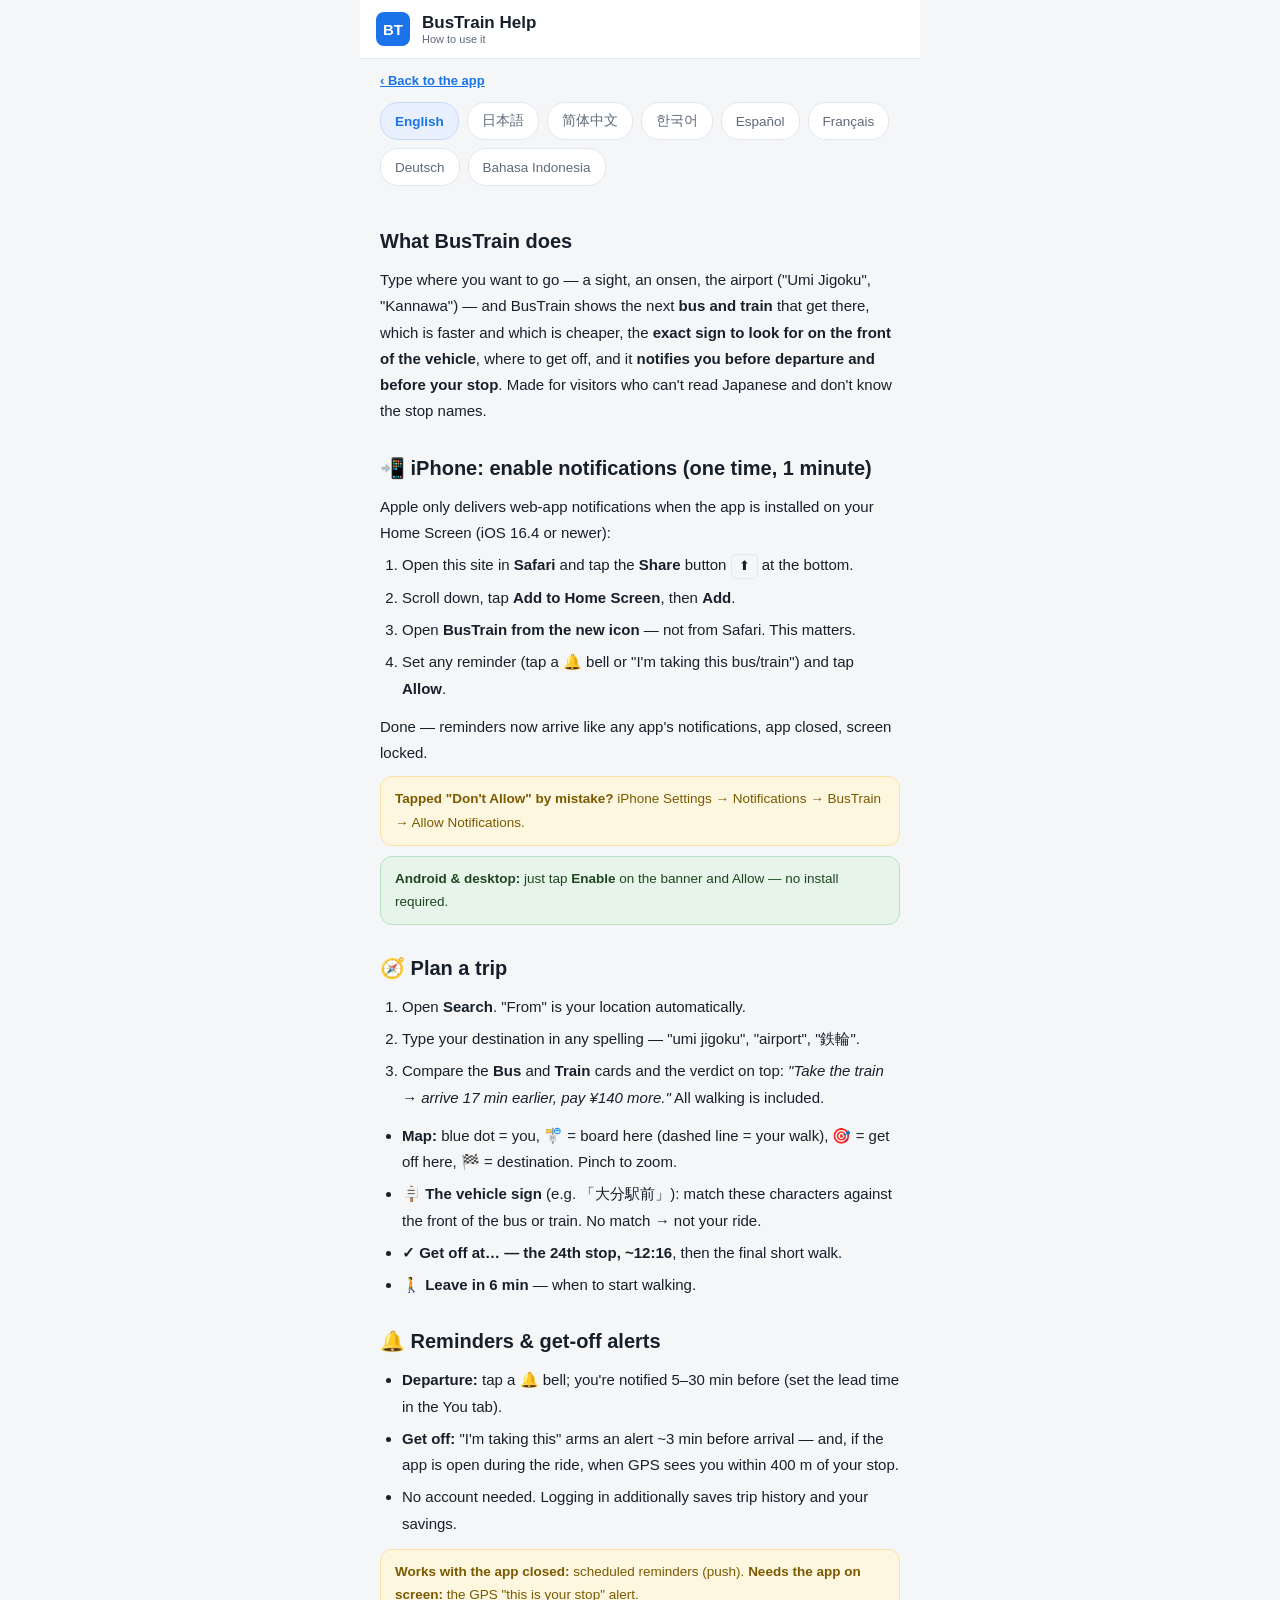
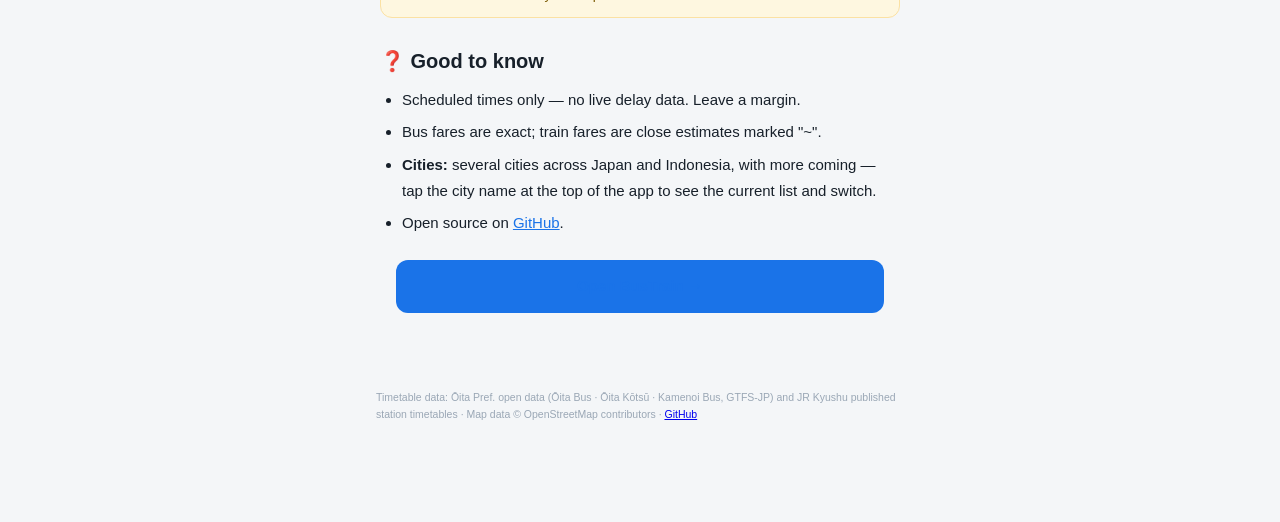
<file: web/help.html>
<!DOCTYPE html>
<html lang="en">
<head>
<meta charset="utf-8">
<meta name="viewport" content="width=device-width, initial-scale=1, viewport-fit=cover">
<meta name="theme-color" content="#1a73e8">
<meta name="description" content="How to use BusTrain in 8 languages: set up notifications on iPhone, plan a trip as a tourist, never miss your bus or train.">
<title>How to use BusTrain — Help</title>
<link rel="icon" href="icon.svg" type="image/svg+xml">
<link rel="stylesheet" href="app.css?v=69">
<style>
  .page { padding: 8px 20px 40px; line-height: 1.75; font-size: 15px; }
  .page h2 { font-size: 20px; margin: 26px 0 8px; }
  .page p, .page li { color: var(--ink); }
  .page ol, .page ul { margin: 6px 0 12px 22px; }
  .page li { margin-bottom: 6px; }
  .page .tip { background: #e6f4ea; border: 1px solid #b7e1c3; border-radius: 12px;
    padding: 10px 14px; font-size: 13.5px; color: #1e4620; margin: 10px 0; }
  .page .warn { background: #fef7e0; border: 1px solid #fbe1a3; border-radius: 12px;
    padding: 10px 14px; font-size: 13.5px; color: #7a5900; margin: 10px 0; }
  .page .kbd { display: inline-block; border: 1px solid var(--line); border-radius: 5px;
    padding: 0 7px; font-size: 13px; background: #f4f6f8; }
  .page a { color: var(--brand); }
  .backbar { display: block; margin: 14px 20px 0; }
  .langs { display: flex; flex-wrap: wrap; gap: 8px; margin: 14px 20px 4px; }
  .langs button { border: 1px solid var(--line); background: var(--card); border-radius: 18px;
    padding: 8px 14px; font-size: 13.5px; color: var(--dim); cursor: pointer; min-height: 38px; }
  .langs button.active { background: #e8f0fe; color: var(--brand); border-color: #c6dafc;
    font-weight: 700; }
</style>
</head>
<body>
<header>
  <div class="logo">BT</div>
  <h1>BusTrain Help<small id="sub">How to use it</small></h1>
</header>

<a class="backbar linkbtn" href="./" id="back">‹ Back to the app</a>
<div class="langs" id="langs"></div>
<div class="page" id="content"></div>

<footer>
  Timetable data: Ōita Pref. open data (Ōita Bus · Ōita Kōtsū · Kamenoi Bus, GTFS-JP)
  and JR Kyushu published station timetables · Map data © OpenStreetMap contributors ·
  <a href="https://github.com/eberhard0/bustrain">GitHub</a>
</footer>

<script>
"use strict";
const L10N = {
en: { name: "English", back: "‹ Back to the app", open: "Open BusTrain →",
  sub: "How to use it", html: `
<h2>What BusTrain does</h2>
<p>Type where you want to go — a sight, an onsen, the airport ("Umi Jigoku", "Kannawa") —
and BusTrain shows the next <b>bus and train</b> that get there, which is faster and which
is cheaper, the <b>exact sign to look for on the front of the vehicle</b>, where to get
off, and it <b>notifies you before departure and before your stop</b>. Made for visitors
who can't read Japanese and don't know the stop names.</p>
<h2>📲 iPhone: enable notifications (one time, 1 minute)</h2>
<p>Apple only delivers web-app notifications when the app is installed on your Home
Screen (iOS 16.4 or newer):</p>
<ol><li>Open this site in <b>Safari</b> and tap the <b>Share</b> button
<span class="kbd">⬆︎</span> at the bottom.</li>
<li>Scroll down, tap <b>Add to Home Screen</b>, then <b>Add</b>.</li>
<li>Open <b>BusTrain from the new icon</b> — not from Safari. This matters.</li>
<li>Set any reminder (tap a 🔔 bell or "I'm taking this bus/train") and tap
<b>Allow</b>.</li></ol>
<p>Done — reminders now arrive like any app's notifications, app closed, screen locked.</p>
<div class="warn"><b>Tapped "Don't Allow" by mistake?</b> iPhone Settings →
Notifications → BusTrain → Allow Notifications.</div>
<div class="tip"><b>Android &amp; desktop:</b> just tap <b>Enable</b> on the banner and
Allow — no install required.</div>
<h2>🧭 Plan a trip</h2>
<ol><li>Open <b>Search</b>. "From" is your location automatically.</li>
<li>Type your destination in any spelling — "umi jigoku", "airport", "鉄輪".</li>
<li>Compare the <b>Bus</b> and <b>Train</b> cards and the verdict on top:
<i>"Take the train → arrive 17 min earlier, pay ¥140 more."</i> All walking is
included.</li></ol>
<ul><li><b>Map:</b> blue dot = you, 🚏 = board here (dashed line = your walk),
🎯 = get off here, 🏁 = destination. Pinch to zoom.</li>
<li><b>🪧 The vehicle sign</b> (e.g. 「大分駅前」): match these characters against the
front of the bus or train. No match → not your ride.</li>
<li><b>✓ Get off at… — the 24th stop, ~12:16</b>, then the final short walk.</li>
<li><b>🚶 Leave in 6 min</b> — when to start walking.</li></ul>
<h2>🔔 Reminders &amp; get-off alerts</h2>
<ul><li><b>Departure:</b> tap a 🔔 bell; you're notified 5–30 min before (set the lead
time in the You tab).</li>
<li><b>Get off:</b> "I'm taking this" arms an alert ~3 min before arrival — and, if the
app is open during the ride, when GPS sees you within 400 m of your stop.</li>
<li>No account needed. Logging in additionally saves trip history and your savings.</li></ul>
<div class="warn"><b>Works with the app closed:</b> scheduled reminders (push).
<b>Needs the app on screen:</b> the GPS "this is your stop" alert.</div>
<h2>❓ Good to know</h2>
<ul><li>Scheduled times only — no live delay data. Leave a margin.</li>
<li>Bus fares are exact; train fares are close estimates marked "~".</li>
<li><b>Cities:</b> several cities across Japan and Indonesia, with more coming — tap the city name at the top of the app to see the current list and switch.</li>
<li>Open source on <a href="https://github.com/eberhard0/bustrain">GitHub</a>.</li></ul>` },

ja: { name: "日本語", back: "‹ アプリに戻る", open: "BusTrain を開く →",
  sub: "使い方ガイド", html: `
<h2>BusTrain とは</h2>
<p>行きたい場所（「海地獄」「空港」「鉄輪」など）を入力するだけで、そこへ行く<b>次のバスと電車</b>、
どちらが早く・安いか、<b>車両の行き先表示</b>、降りる停留所を表示し、<b>出発前と降車前に通知</b>します。</p>
<h2>📲 iPhone：通知を有効にする（初回のみ・約1分）</h2>
<p>Webアプリの通知は、ホーム画面に追加した場合のみ届きます（iOS 16.4以降）。</p>
<ol><li><b>Safari</b> でこのサイトを開き、下部の<b>共有</b>ボタン <span class="kbd">⬆︎</span> をタップ。</li>
<li>下にスクロールして<b>「ホーム画面に追加」→「追加」</b>。</li>
<li>Safari ではなく、<b>ホーム画面のアイコンから BusTrain を開く</b>（重要）。</li>
<li>リマインダーを設定（🔔ベル、または「このバス／電車に乗る」）し、<b>「許可」</b>をタップ。</li></ol>
<p>以後、アプリを閉じていても・画面ロック中でも通知が届きます。</p>
<div class="warn"><b>誤って「許可しない」を選んだ場合：</b>設定 → 通知 → BusTrain → 通知を許可。</div>
<div class="tip"><b>Android・PC：</b>バナーの<b>「Enable」</b>を押して許可するだけです。</div>
<h2>🧭 経路をさがす</h2>
<ol><li><b>Search</b> タブを開く（出発地は自動で現在地）。</li>
<li>目的地を入力（日本語・ローマ字どちらでも可）。</li>
<li><b>バス</b>と<b>電車</b>のカードと上部の判定（「電車なら17分早く到着、¥140高い」など）を比較。
徒歩時間込みです。</li></ol>
<ul><li><b>地図：</b>青い点＝現在地、🚏＝乗車、🎯＝降車、🏁＝目的地。</li>
<li><b>🪧 行き先表示</b>（例「大分駅前」）を車両前面の表示と照合。</li>
<li><b>✓ 降車停留所と到着時刻</b>、その後の徒歩。</li>
<li><b>🚶 出発の目安</b>（「あと6分で出発」）。</li></ul>
<h2>🔔 リマインダーと降車アラート</h2>
<ul><li><b>出発前：</b>🔔ベルをタップ（5〜30分前、You タブで設定）。</li>
<li><b>降車：</b>「乗る」をタップすると到着約3分前に通知。乗車中にアプリを開いていれば、
GPS が停留所の400m圏内に入った時点でも通知。</li>
<li>アカウント不要。ログインすると履歴と節約額も保存されます。</li></ul>
<div class="warn"><b>アプリを閉じていても届く：</b>時刻ベースの通知。<b>画面表示が必要：</b>GPS降車アラート。</div>
<h2>❓ ご注意</h2>
<ul><li>時刻表ベースです（遅延情報なし）。余裕を持ってご利用ください。</li>
<li>バス運賃は正確、電車運賃は「~」付きの概算です。</li>
<li><b>対象都市：</b>日本・インドネシアの複数都市（順次拡大中）。アプリ上部の都市名をタップすると一覧表示・切替できます。</li>
<li>オープンソース：<a href="https://github.com/eberhard0/bustrain">GitHub</a></li></ul>` },

zh: { name: "简体中文", back: "‹ 返回应用", open: "打开 BusTrain →",
  sub: "使用指南", html: `
<h2>BusTrain 是什么</h2>
<p>输入你想去的地方（如 "海地獄"、"机场"、"Kannawa"），BusTrain 会显示<b>下一班公交和电车</b>、
哪个更快更便宜、<b>车头显示的目的地标识</b>、在哪一站下车，并在<b>发车前和到站前通知你</b>。
专为看不懂日语、不认识站名的游客设计。</p>
<h2>📲 iPhone：开启通知（一次性设置，约1分钟）</h2>
<p>苹果只向已添加到主屏幕的网页应用推送通知（需 iOS 16.4 或更高）：</p>
<ol><li>用 <b>Safari</b> 打开本站，点击底部的<b>分享</b>按钮 <span class="kbd">⬆︎</span>。</li>
<li>向下滑动，点<b>「添加到主屏幕」</b>，再点<b>「添加」</b>。</li>
<li><b>从新图标打开 BusTrain</b>（不要从 Safari 打开，这一点很重要）。</li>
<li>设置任意提醒（点 🔔 铃铛或「我要坐这班车」），然后点<b>「允许」</b>。</li></ol>
<p>完成后，即使应用已关闭、屏幕已锁定，提醒也会像普通 App 一样送达。</p>
<div class="warn"><b>误点了「不允许」？</b>设置 → 通知 → BusTrain → 允许通知。</div>
<div class="tip"><b>Android 和电脑：</b>点横幅上的 <b>Enable</b> 并允许即可，无需安装。</div>
<h2>🧭 规划行程</h2>
<ol><li>打开 <b>Search</b>，出发地自动为当前位置。</li>
<li>输入目的地（拼音、英文、日文均可）。</li>
<li>比较<b>公交</b>和<b>电车</b>卡片及顶部结论（如「坐电车早到17分钟，贵¥140」）。
时间已包含步行。</li></ol>
<ul><li><b>地图：</b>蓝点＝你的位置，🚏＝上车站，🎯＝下车站，🏁＝目的地。</li>
<li><b>🪧 车头标识</b>（如「大分駅前」）：对照车辆前方的文字，不一致就不是这班车。</li>
<li><b>✓ 下车站与到达时间</b>（如"第24站，约12:16"），以及最后一段步行。</li>
<li><b>🚶 出发提示</b>（"6分钟后出发"）。</li></ul>
<h2>🔔 提醒与下车警报</h2>
<ul><li><b>发车提醒：</b>点 🔔 铃铛，提前5–30分钟通知（在 You 标签设置）。</li>
<li><b>下车警报：</b>点「我要坐这班车」自动开启——到站前约3分钟通知；行程中若应用在前台，
GPS 检测到距下车站400米内也会提醒。</li>
<li>无需注册。登录后可额外保存行程记录和省钱统计。</li></ul>
<div class="warn"><b>应用关闭也能收到：</b>按时刻表的提醒（推送）。<b>需要应用在前台：</b>GPS 下车警报。</div>
<h2>❓ 注意事项</h2>
<ul><li>仅为时刻表时间，无实时延误信息，请留出余量。</li>
<li>公交票价为准确值；电车票价为带 "~" 的估算。</li>
<li><b>支持城市：</b>日本和印度尼西亚的多个城市（持续增加中）。点击应用顶部的城市名即可查看列表并切换。</li>
<li>开源项目：<a href="https://github.com/eberhard0/bustrain">GitHub</a></li></ul>` },

ko: { name: "한국어", back: "‹ 앱으로 돌아가기", open: "BusTrain 열기 →",
  sub: "사용 가이드", html: `
<h2>BusTrain 이란</h2>
<p>가고 싶은 곳(「海地獄」, "공항", "Kannawa" 등)을 입력하면 그곳으로 가는 <b>다음 버스와 전철</b>,
어느 쪽이 더 빠르고 저렴한지, <b>차량 앞의 행선지 표시</b>, 내릴 정류장을 알려주고
<b>출발 전과 하차 전에 알림</b>을 보냅니다. 일본어를 모르는 여행자를 위해 만들어졌습니다.</p>
<h2>📲 iPhone: 알림 켜기 (최초 1회, 약 1분)</h2>
<p>웹앱 알림은 홈 화면에 추가한 경우에만 도착합니다 (iOS 16.4 이상):</p>
<ol><li><b>Safari</b>에서 이 사이트를 열고 하단의 <b>공유</b> 버튼 <span class="kbd">⬆︎</span>을 탭.</li>
<li>아래로 스크롤해 <b>홈 화면에 추가</b> → <b>추가</b>.</li>
<li>Safari가 아닌 <b>새 아이콘에서 BusTrain을 실행</b>(중요).</li>
<li>아무 알림이나 설정(🔔 벨 또는 "이 버스/전철 탑승")하고 <b>허용</b>을 탭.</li></ol>
<p>이후 앱이 꺼져 있어도, 화면이 잠겨 있어도 알림이 도착합니다.</p>
<div class="warn"><b>실수로 "허용 안 함"을 눌렀다면:</b> 설정 → 알림 → BusTrain → 알림 허용.</div>
<div class="tip"><b>Android & PC:</b> 배너의 <b>Enable</b>을 누르고 허용하면 끝.</div>
<h2>🧭 경로 찾기</h2>
<ol><li><b>Search</b> 탭 열기(출발지는 자동으로 현재 위치).</li>
<li>목적지를 입력(로마자, 일본어 모두 가능).</li>
<li><b>버스</b>와 <b>전철</b> 카드, 상단 결론("전철이 17분 빨리 도착, ¥140 더 비쌈")을 비교.
도보 시간 포함.</li></ol>
<ul><li><b>지도:</b> 파란 점=내 위치, 🚏=승차, 🎯=하차, 🏁=목적지.</li>
<li><b>🪧 행선지 표시</b>(예: 「大分駅前」)를 차량 앞면과 대조하세요.</li>
<li><b>✓ 하차 정류장과 도착 시각</b>("24번째 정류장, ~12:16"), 이후 짧은 도보.</li>
<li><b>🚶 출발 타이밍</b>("6분 후 출발").</li></ul>
<h2>🔔 알림 & 하차 경보</h2>
<ul><li><b>출발 알림:</b> 🔔 벨을 탭. 5–30분 전에 알림(You 탭에서 설정).</li>
<li><b>하차 경보:</b> "탑승" 버튼을 누르면 도착 약 3분 전에 알림. 탑승 중 앱이 켜져 있으면
정류장 400m 이내 진입 시 GPS 알림도.</li>
<li>계정 불필요. 로그인하면 이용 기록과 절약 통계가 저장됩니다.</li></ul>
<div class="warn"><b>앱이 꺼져도 도착:</b> 시간 기반 알림(푸시). <b>앱이 켜져 있어야:</b> GPS 하차 경보.</div>
<h2>❓ 참고</h2>
<ul><li>시간표 기준이며 실시간 지연 정보는 없습니다. 여유를 두세요.</li>
<li>버스 요금은 정확, 전철 요금은 "~"가 붙은 추정치.</li>
<li><b>지원 도시:</b> 일본・인도네시아의 여러 도시(계속 확대 중). 앱 상단의 도시명을 누르면 목록 확인 및 전환이 가능합니다.</li>
<li>오픈소스: <a href="https://github.com/eberhard0/bustrain">GitHub</a></li></ul>` },

es: { name: "Español", back: "‹ Volver a la app", open: "Abrir BusTrain →",
  sub: "Guía de uso", html: `
<h2>Qué hace BusTrain</h2>
<p>Escribe adónde quieres ir ("Umi Jigoku", "aeropuerto", "Kannawa") y BusTrain te muestra
el <b>próximo bus y tren</b> hasta allí, cuál es más rápido y cuál más barato, el
<b>letrero exacto que verás en el frente del vehículo</b>, dónde bajarte, y te
<b>avisa antes de la salida y antes de tu parada</b>. Pensado para visitantes que no leen
japonés ni conocen los nombres de las paradas.</p>
<h2>📲 iPhone: activar notificaciones (una vez, 1 minuto)</h2>
<p>Apple solo entrega notificaciones de apps web instaladas en la pantalla de inicio
(iOS 16.4 o superior):</p>
<ol><li>Abre este sitio en <b>Safari</b> y toca el botón <b>Compartir</b>
<span class="kbd">⬆︎</span> abajo.</li>
<li>Desplázate y toca <b>Añadir a pantalla de inicio</b>, luego <b>Añadir</b>.</li>
<li>Abre <b>BusTrain desde el nuevo icono</b> — no desde Safari. Es importante.</li>
<li>Crea un recordatorio (🔔 o "Voy a tomar este bus/tren") y toca <b>Permitir</b>.</li></ol>
<p>Listo: los avisos llegan como los de cualquier app, con la app cerrada y la pantalla
bloqueada.</p>
<div class="warn"><b>¿Tocaste "No permitir"?</b> Ajustes → Notificaciones → BusTrain →
Permitir notificaciones.</div>
<div class="tip"><b>Android y ordenador:</b> toca <b>Enable</b> en el banner y Permitir.
No hace falta instalar.</div>
<h2>🧭 Planificar un viaje</h2>
<ol><li>Abre <b>Search</b>. El origen es tu ubicación automáticamente.</li>
<li>Escribe tu destino como quieras: "umi jigoku", "airport", "鉄輪".</li>
<li>Compara las tarjetas de <b>Bus</b> y <b>Tren</b> y el veredicto:
<i>"Toma el tren → llegas 17 min antes, pagas ¥140 más."</i> Las caminatas están
incluidas.</li></ol>
<ul><li><b>Mapa:</b> punto azul = tú, 🚏 = subes aquí, 🎯 = bajas aquí, 🏁 = destino.</li>
<li><b>🪧 El letrero del vehículo</b> (p. ej. 「大分駅前」): compara estos caracteres con
el frente del bus o tren. Si no coincide, no es el tuyo.</li>
<li><b>✓ Bájate en… — la parada n.º 24, ~12:16</b>, y luego una caminata corta.</li>
<li><b>🚶 Sal en 6 min</b> — cuándo empezar a caminar.</li></ul>
<h2>🔔 Recordatorios y aviso de bajada</h2>
<ul><li><b>Salida:</b> toca 🔔; te avisa 5–30 min antes (configúralo en You).</li>
<li><b>Bajada:</b> "Voy a tomar este" activa un aviso ~3 min antes de llegar — y, con la
app abierta durante el viaje, cuando el GPS te ve a 400 m de tu parada.</li>
<li>Sin cuenta. Si inicias sesión, además se guarda tu historial y tus ahorros.</li></ul>
<div class="warn"><b>Con la app cerrada:</b> avisos programados (push). <b>Con la app en
pantalla:</b> el aviso GPS "esta es tu parada".</div>
<h2>❓ Bueno saberlo</h2>
<ul><li>Solo horarios programados, sin datos de retrasos. Deja margen.</li>
<li>Tarifas de bus exactas; las de tren son estimaciones con "~".</li>
<li><b>Ciudades:</b> varias ciudades de Japón e Indonesia, con más en camino — toca el nombre de la ciudad arriba para ver la lista y cambiar.</li>
<li>Código abierto en <a href="https://github.com/eberhard0/bustrain">GitHub</a>.</li></ul>` },

fr: { name: "Français", back: "‹ Retour à l'app", open: "Ouvrir BusTrain →",
  sub: "Guide d'utilisation", html: `
<h2>Ce que fait BusTrain</h2>
<p>Tapez votre destination (« Umi Jigoku », « aéroport », « Kannawa ») : BusTrain affiche
le <b>prochain bus et le prochain train</b> pour y aller, lequel est plus rapide ou moins
cher, le <b>panneau exact affiché à l'avant du véhicule</b>, où descendre, et vous
<b>prévient avant le départ et avant votre arrêt</b>. Conçu pour les visiteurs qui ne
lisent pas le japonais.</p>
<h2>📲 iPhone : activer les notifications (une fois, 1 minute)</h2>
<p>Apple ne délivre les notifications d'app web que si elle est installée sur l'écran
d'accueil (iOS 16.4 ou plus) :</p>
<ol><li>Ouvrez ce site dans <b>Safari</b> et touchez le bouton <b>Partager</b>
<span class="kbd">⬆︎</span> en bas.</li>
<li>Faites défiler, touchez <b>Sur l'écran d'accueil</b>, puis <b>Ajouter</b>.</li>
<li>Ouvrez <b>BusTrain depuis la nouvelle icône</b> — pas depuis Safari. C'est
important.</li>
<li>Créez un rappel (🔔 ou « Je prends ce bus/train ») et touchez <b>Autoriser</b>.</li></ol>
<p>C'est fait : les alertes arrivent comme celles d'une app native, app fermée, écran
verrouillé.</p>
<div class="warn"><b>« Refuser » touché par erreur ?</b> Réglages → Notifications →
BusTrain → Autoriser.</div>
<div class="tip"><b>Android et ordinateur :</b> touchez <b>Enable</b> sur la bannière puis
Autoriser. Aucune installation requise.</div>
<h2>🧭 Préparer un trajet</h2>
<ol><li>Ouvrez <b>Search</b>. Le départ est votre position, automatiquement.</li>
<li>Tapez la destination dans n'importe quelle écriture : « umi jigoku », « airport »,
« 鉄輪 ».</li>
<li>Comparez les cartes <b>Bus</b> et <b>Train</b> et le verdict :
<i>« Prenez le train → 17 min plus tôt, ¥140 de plus. »</i> Marche incluse.</li></ol>
<ul><li><b>Carte :</b> point bleu = vous, 🚏 = montée, 🎯 = descente, 🏁 = destination.</li>
<li><b>🪧 Le panneau du véhicule</b> (ex. 「大分駅前」) : comparez ces caractères avec
l'avant du bus ou du train.</li>
<li><b>✓ Descendez à… — 24ᵉ arrêt, ~12:16</b>, puis une courte marche.</li>
<li><b>🚶 Partez dans 6 min</b> — quand commencer à marcher.</li></ul>
<h2>🔔 Rappels et alerte de descente</h2>
<ul><li><b>Départ :</b> touchez 🔔 ; alerte 5 à 30 min avant (réglable dans You).</li>
<li><b>Descente :</b> « Je prends ce » arme une alerte ~3 min avant l'arrivée — et, si
l'app est ouverte pendant le trajet, quand le GPS vous voit à 400 m de votre arrêt.</li>
<li>Sans compte. Connecté, l'historique et vos économies sont aussi enregistrés.</li></ul>
<div class="warn"><b>App fermée :</b> rappels programmés (push). <b>App à l'écran :</b>
l'alerte GPS « c'est votre arrêt ».</div>
<h2>❓ À savoir</h2>
<ul><li>Horaires théoriques uniquement, pas de retards en temps réel. Prévoyez une
marge.</li>
<li>Tarifs bus exacts ; tarifs train estimés, marqués « ~ ».</li>
<li><b>Villes :</b> plusieurs villes au Japon et en Indonésie, d'autres à venir — touchez le nom de la ville en haut pour voir la liste et changer.</li>
<li>Open source sur <a href="https://github.com/eberhard0/bustrain">GitHub</a>.</li></ul>` },

de: { name: "Deutsch", back: "‹ Zurück zur App", open: "BusTrain öffnen →",
  sub: "Anleitung", html: `
<h2>Was BusTrain macht</h2>
<p>Ziel eintippen („Umi Jigoku", „Flughafen", „Kannawa") — BusTrain zeigt den
<b>nächsten Bus und Zug</b> dorthin, was schneller und was günstiger ist, das
<b>exakte Schild vorn am Fahrzeug</b>, wo Sie aussteigen, und <b>meldet sich vor der
Abfahrt und vor Ihrer Haltestelle</b>. Gemacht für Reisende ohne Japanischkenntnisse.</p>
<h2>📲 iPhone: Mitteilungen aktivieren (einmalig, 1 Minute)</h2>
<p>Apple stellt Web-App-Mitteilungen nur zu, wenn die App auf dem Home-Bildschirm
installiert ist (iOS 16.4 oder neuer):</p>
<ol><li>Diese Seite in <b>Safari</b> öffnen und unten auf <b>Teilen</b>
<span class="kbd">⬆︎</span> tippen.</li>
<li>Nach unten scrollen, <b>Zum Home-Bildschirm</b>, dann <b>Hinzufügen</b>.</li>
<li><b>BusTrain über das neue Symbol öffnen</b> — nicht über Safari. Wichtig!</li>
<li>Eine Erinnerung setzen (🔔 oder „Ich nehme diesen Bus/Zug") und <b>Erlauben</b>
tippen.</li></ol>
<p>Fertig — Erinnerungen kommen ab jetzt wie bei jeder App an: App geschlossen,
Bildschirm gesperrt.</p>
<div class="warn"><b>Versehentlich „Nicht erlauben" getippt?</b> Einstellungen →
Mitteilungen → BusTrain → Erlauben.</div>
<div class="tip"><b>Android &amp; Desktop:</b> einfach <b>Enable</b> im Banner tippen und
zulassen — keine Installation nötig.</div>
<h2>🧭 Eine Fahrt planen</h2>
<ol><li><b>Search</b> öffnen. Start ist automatisch Ihr Standort.</li>
<li>Ziel beliebig eingeben: „umi jigoku", „airport", „鉄輪".</li>
<li><b>Bus</b>- und <b>Zug</b>-Karte plus Fazit vergleichen:
<i>„Mit dem Zug → 17 Min. früher da, ¥140 teurer."</i> Fußwege sind eingerechnet.</li></ol>
<ul><li><b>Karte:</b> blauer Punkt = Sie, 🚏 = Einstieg (gestrichelt = Fußweg),
🎯 = Ausstieg, 🏁 = Ziel.</li>
<li><b>🪧 Das Fahrzeugschild</b> (z. B. 「大分駅前」): Zeichen mit der Front des
Fahrzeugs abgleichen. Passt es nicht, ist es nicht Ihre Verbindung.</li>
<li><b>✓ Aussteigen an… — 24. Halt, ~12:16</b>, danach ein kurzer Fußweg.</li>
<li><b>🚶 In 6 Min. losgehen</b> — wann Sie starten sollten.</li></ul>
<h2>🔔 Erinnerungen &amp; Ausstiegs-Alarm</h2>
<ul><li><b>Abfahrt:</b> 🔔 antippen; Meldung 5–30 Min. vorher (im You-Tab
einstellbar).</li>
<li><b>Ausstieg:</b> „Ich nehme diesen" aktiviert einen Alarm ~3 Min. vor Ankunft — und,
wenn die App während der Fahrt offen ist, sobald GPS Sie 400 m vor Ihrer Haltestelle
sieht.</li>
<li>Kein Konto nötig. Angemeldet werden zusätzlich Fahrten und Ersparnis
gespeichert.</li></ul>
<div class="warn"><b>Bei geschlossener App:</b> geplante Erinnerungen (Push). <b>App muss
offen sein:</b> der GPS-Alarm „das ist Ihre Haltestelle".</div>
<h2>❓ Gut zu wissen</h2>
<ul><li>Nur Fahrplanzeiten, keine Echtzeit-Verspätungen. Puffer einplanen.</li>
<li>Buspreise exakt; Zugpreise sind Schätzungen mit „~".</li>
<li><b>Städte:</b> mehrere Städte in Japan und Indonesien, weitere folgen — oben auf den Stadtnamen tippen, um die Liste zu sehen und zu wechseln.</li>
<li>Open Source auf <a href="https://github.com/eberhard0/bustrain">GitHub</a>.</li></ul>` },

id: { name: "Bahasa Indonesia", back: "‹ Kembali ke aplikasi", open: "Buka BusTrain →",
  sub: "Panduan penggunaan", html: `
<h2>Apa itu BusTrain</h2>
<p>Ketik tujuan Anda ("Umi Jigoku", "bandara", "Kannawa") — BusTrain menampilkan
<b>bus dan kereta berikutnya</b> ke sana, mana yang lebih cepat dan lebih murah,
<b>papan tujuan persis di depan kendaraan</b>, di mana harus turun, dan
<b>mengingatkan Anda sebelum berangkat dan sebelum halte tujuan</b>. Dibuat untuk
wisatawan yang tidak bisa membaca bahasa Jepang.</p>
<h2>📲 iPhone: aktifkan notifikasi (sekali saja, 1 menit)</h2>
<p>Apple hanya mengirim notifikasi web-app yang terpasang di Layar Utama (iOS 16.4+):</p>
<ol><li>Buka situs ini di <b>Safari</b>, ketuk tombol <b>Bagikan</b>
<span class="kbd">⬆︎</span> di bawah.</li>
<li>Gulir ke bawah, ketuk <b>Tambah ke Layar Utama</b>, lalu <b>Tambah</b>.</li>
<li>Buka <b>BusTrain dari ikon baru</b> — bukan dari Safari. Ini penting.</li>
<li>Pasang pengingat apa pun (🔔 atau "Saya naik bus/kereta ini") lalu ketuk
<b>Izinkan</b>.</li></ol>
<p>Selesai — pengingat kini tiba seperti notifikasi aplikasi biasa, walau aplikasi
tertutup dan layar terkunci.</p>
<div class="warn"><b>Tidak sengaja menekan "Jangan Izinkan"?</b> Pengaturan →
Notifikasi → BusTrain → Izinkan Notifikasi.</div>
<div class="tip"><b>Android &amp; desktop:</b> cukup ketuk <b>Enable</b> pada banner lalu
izinkan — tanpa instal.</div>
<h2>🧭 Merencanakan perjalanan</h2>
<ol><li>Buka <b>Search</b>. Titik awal otomatis lokasi Anda.</li>
<li>Ketik tujuan dengan ejaan apa pun: "umi jigoku", "airport", "鉄輪".</li>
<li>Bandingkan kartu <b>Bus</b> dan <b>Kereta</b> serta kesimpulan di atas:
<i>"Naik kereta → tiba 17 menit lebih awal, bayar ¥140 lebih."</i> Waktu jalan kaki
sudah termasuk.</li></ol>
<ul><li><b>Peta:</b> titik biru = Anda, 🚏 = naik di sini, 🎯 = turun di sini,
🏁 = tujuan.</li>
<li><b>🪧 Papan kendaraan</b> (mis. 「大分駅前」): cocokkan karakter ini dengan bagian
depan bus/kereta. Tidak cocok → bukan kendaraan Anda.</li>
<li><b>✓ Turun di… — halte ke-24, ~12:16</b>, lalu jalan kaki singkat.</li>
<li><b>🚶 Berangkat 6 menit lagi</b> — kapan mulai berjalan.</li></ul>
<h2>🔔 Pengingat &amp; alarm turun</h2>
<ul><li><b>Keberangkatan:</b> ketuk 🔔; diberi tahu 5–30 menit sebelumnya (atur di tab
You).</li>
<li><b>Turun:</b> "Saya naik ini" memasang alarm ~3 menit sebelum tiba — dan, bila
aplikasi terbuka selama perjalanan, saat GPS mendeteksi Anda 400 m dari halte.</li>
<li>Tanpa akun. Jika masuk, riwayat perjalanan dan penghematan ikut tersimpan.</li></ul>
<div class="warn"><b>Berfungsi saat aplikasi tertutup:</b> pengingat terjadwal (push).
<b>Perlu aplikasi terbuka:</b> alarm GPS "ini halte Anda".</div>
<h2>❓ Perlu diketahui</h2>
<ul><li>Hanya jadwal resmi, tanpa data keterlambatan langsung. Sisakan waktu lebih.</li>
<li>Tarif bus akurat; tarif kereta perkiraan bertanda "~".</li>
<li><b>Kota:</b> beberapa kota di Jepang dan Indonesia, akan terus bertambah — ketuk nama kota di bagian atas aplikasi untuk melihat daftar dan berganti.</li>
<li>Sumber terbuka di <a href="https://github.com/eberhard0/bustrain">GitHub</a>.</li></ul>` },
};

function pickLang() {
  const saved = localStorage.getItem("bt_lang");
  if (saved && L10N[saved]) return saved;
  const nav = (navigator.language || "en").toLowerCase();
  if (nav.startsWith("zh")) return "zh";
  const two = nav.slice(0, 2);
  return L10N[two] ? two : "en";
}
function render(lang) {
  const t = L10N[lang];
  document.documentElement.lang = lang;
  document.getElementById("sub").textContent = t.sub;
  document.getElementById("back").textContent = t.back;
  document.getElementById("content").innerHTML = t.html +
    `<p style="margin-top:24px"><a class="bigbtn" style="display:block;text-align:center;text-decoration:none" href="./">${t.open}</a></p>`;
  document.getElementById("langs").innerHTML = Object.entries(L10N)
    .map(([k, v]) => `<button class="${k === lang ? "active" : ""}" data-l="${k}">${v.name}</button>`)
    .join("");
  localStorage.setItem("bt_lang", lang);
}
document.getElementById("langs").addEventListener("click", (e) => {
  const b = e.target.closest("[data-l]");
  if (b) render(b.dataset.l);
});
render(pickLang());
</script>
</body>
</html>
</file>
<file: web/app.css>
:root {
  --bg: #f4f6f8; --card: #fff; --ink: #17202a; --dim: #5f6b7a; --line: #e3e8ee;
  --brand: #1a73e8; --bus: #0f9d58; --train: #d93025; --amber: #f29900;
  --sans: -apple-system, "Segoe UI", Roboto, "Noto Sans JP", sans-serif;
}
* { margin: 0; padding: 0; box-sizing: border-box; -webkit-tap-highlight-color: transparent; }
html { -webkit-text-size-adjust: 100%; }
body { background: var(--bg); color: var(--ink); font-family: var(--sans); max-width: 560px;
  margin: 0 auto; padding-bottom: calc(84px + env(safe-area-inset-bottom)); min-height: 100vh;
  touch-action: manipulation; }

/* iOS renders form controls as tiny native pills unless appearance is reset */
select, input, button, textarea { -webkit-appearance: none; appearance: none;
  font-family: inherit; color: inherit; }
select { background-image: url("data:image/svg+xml;charset=utf-8,%3Csvg xmlns='http://www.w3.org/2000/svg' width='12' height='8'%3E%3Cpath d='M1 1l5 5 5-5' stroke='%235f6b7a' stroke-width='2' fill='none' stroke-linecap='round'/%3E%3C/svg%3E");
  background-repeat: no-repeat; background-position: right 14px center; }

header { background: var(--card); padding: calc(12px + env(safe-area-inset-top)) 16px 12px;
  display: flex; align-items: center; gap: 12px;
  border-bottom: 1px solid var(--line); position: sticky; top: 0; z-index: 20; }
.logo { width: 34px; height: 34px; border-radius: 8px; background: var(--brand); color: #fff;
  display: grid; place-items: center; font-weight: 800; font-size: 15px; flex: none; }
header h1 { font-size: 17px; font-weight: 600; flex: 1; }
header h1 small { display: block; font-size: 11px; color: var(--dim); font-weight: 400; }
.clock { font-size: 20px; font-weight: 600; font-variant-numeric: tabular-nums; }

main { padding-top: 12px; }
.tab.hidden, .hidden { display: none !important; }

.alert { margin: 0 16px 12px; background: #e8f0fe; border: 1px solid #c6dafc; border-radius: 12px;
  padding: 11px 14px; font-size: 13px; color: #174ea6; display: flex; gap: 8px; align-items: center; flex-wrap: wrap; }
.alert.amber { background: #fef7e0; border-color: #fbe1a3; color: #7a5900; }
.linkbtn { border: none; background: none; color: var(--brand); font-weight: 700; font-size: 13px; cursor: pointer; }

.card { background: var(--card); margin: 0 16px 12px; border-radius: 12px; border: 1px solid var(--line);
  box-shadow: 0 1px 3px rgba(20,30,40,.06); overflow: hidden; }
.card-head { padding: 12px 16px 10px; display: flex; align-items: center; gap: 10px; cursor: pointer; }
.mode { width: 30px; height: 30px; border-radius: 8px; display: grid; place-items: center; font-size: 15px;
  color: #fff; flex: none; }
.mode.bus { background: var(--bus); }
.mode.train { background: var(--train); }
.card-head .titles, .sheet-head .titles { flex: 1; min-width: 0; }
.card-head h2 { font-size: 15px; font-weight: 600; }
.card-head .sub, .sheet-head .sub { font-size: 11.5px; color: var(--dim); margin-top: 1px; }
.card-head .dist { font-size: 11.5px; color: var(--brand); font-weight: 600; white-space: nowrap; }

.dep { display: flex; align-items: center; padding: 10px 16px; border-top: 1px solid var(--line); gap: 12px; }
.dep.past { opacity: .45; }
.pill { min-width: 46px; text-align: center; font-size: 12px; font-weight: 700; padding: 4px 8px;
  border-radius: 6px; color: #fff; background: #90a0b0; flex: none; max-width: 92px;
  overflow: hidden; text-overflow: ellipsis; white-space: nowrap; }
.pill.bus { background: var(--bus); }
.pill.exp { background: var(--train); }
.pill.rapid { background: #7b1fa2; }
.dep .info { flex: 1; min-width: 0; }
.dep .info .dest { font-size: 13.5px; font-weight: 500; overflow: hidden; text-overflow: ellipsis; white-space: nowrap; }
.ename { font-size: 11px; color: var(--dim); font-weight: 400; overflow: hidden;
  text-overflow: ellipsis; white-space: nowrap; }
.dep .info .time { font-size: 11.5px; color: var(--dim); margin-top: 1px; }
.count { text-align: right; min-width: 60px; }
.count b { font-size: 16px; font-weight: 700; color: var(--bus); }
.count.urgent b { color: var(--train); }
.count.soon b { color: var(--amber); }
.count span { display: block; font-size: 10.5px; color: var(--dim); font-variant-numeric: tabular-nums; }
.bell { width: 42px; height: 42px; border-radius: 50%; border: none; background: #eef2f7;
  font-size: 15px; cursor: pointer; flex: none; }
.bell.on { background: #e8f0fe; outline: 2px solid var(--brand); }
.more { display: block; width: 100%; text-align: center; padding: 10px; font-size: 12.5px; color: var(--brand);
  border: none; border-top: 1px solid var(--line); font-weight: 600; background: none; cursor: pointer; }

.search { margin: 0 16px 10px; background: var(--card); border: 1px solid var(--line); border-radius: 24px;
  padding: 12px 16px; display: flex; gap: 10px; box-shadow: 0 1px 3px rgba(20,30,40,.08); }
.search input { border: none; outline: none; flex: 1; font-size: 16px; background: none; }
.filters { display: flex; gap: 8px; margin: 0 16px 12px; }
.fbtn { border: 1px solid var(--line); background: var(--card); border-radius: 18px; padding: 9px 16px;
  font-size: 13px; color: var(--dim); cursor: pointer; min-height: 38px; }
.fbtn.active { background: #e8f0fe; color: var(--brand); border-color: #c6dafc; font-weight: 600; }

.row { background: var(--card); margin: 0 16px 8px; border-radius: 10px; border: 1px solid var(--line);
  padding: 10px 14px; display: flex; align-items: center; gap: 10px; cursor: pointer; }
.row .titles { flex: 1; min-width: 0; }
.row .name { font-size: 14px; font-weight: 500; overflow: hidden; text-overflow: ellipsis; white-space: nowrap; }
.row .sub { font-size: 11px; color: var(--dim); }
.row .dist { font-size: 12px; color: var(--brand); font-weight: 600; white-space: nowrap; }
.star { background: none; border: none; font-size: 22px; color: #b9c4d0; cursor: pointer; flex: none;
  padding: 8px; margin: -8px; }
.star.on { color: var(--amber); }

.bigbtn { display: block; margin: 0 16px 14px; width: calc(100% - 32px); padding: 13px; border: none;
  border-radius: 12px; background: var(--brand); color: #fff; font-size: 15px; font-weight: 600; cursor: pointer; }

.empty { text-align: center; color: var(--dim); padding: 40px 30px; font-size: 14px; line-height: 1.9; }

/* compare */
.vs-pickers { display: flex; gap: 10px; margin: 0 16px 12px; }
.vs-pick { flex: 1; background: var(--card); border: 1px solid var(--line); border-radius: 12px;
  padding: 10px 12px; cursor: pointer; min-width: 0; }
.vs-pick .k { font-size: 10.5px; letter-spacing: 1px; font-weight: 700; }
.vs-pick.bus .k { color: var(--bus); } .vs-pick.train .k { color: var(--train); }
.vs-pick .v { font-size: 13.5px; font-weight: 600; margin-top: 3px; overflow: hidden;
  text-overflow: ellipsis; white-space: nowrap; }
.vs-pick .w { font-size: 11px; color: var(--dim); margin-top: 2px; }
.vs-cols { display: flex; gap: 10px; margin: 0 16px 12px; align-items: flex-start; }
.vs-col { flex: 1; background: var(--card); border: 1px solid var(--line); border-radius: 12px;
  overflow: hidden; min-width: 0; }
.vs-col .col-head { padding: 8px 10px; font-size: 12px; font-weight: 700; color: #fff;
  display: flex; justify-content: space-between; }
.vs-col.bus .col-head { background: var(--bus); }
.vs-col.train .col-head { background: var(--train); }
.vdep { padding: 9px 10px; border-top: 1px solid var(--line); cursor: pointer; }
.vdep:active { background: #eef2f7; }
.vdep:first-of-type { border-top: none; }
.vdep .l1 { display: flex; justify-content: space-between; align-items: baseline; gap: 6px; }
.vdep .l1 b { font-size: 16px; font-variant-numeric: tabular-nums; }
.vdep .l1 .in { font-size: 12.5px; font-weight: 700; color: var(--bus); white-space: nowrap; }
.vdep.urgent .l1 .in { color: var(--train); }
.vdep.soon .l1 .in { color: var(--amber); }
.vdep .l2 { font-size: 11px; color: var(--dim); margin-top: 2px; overflow: hidden;
  text-overflow: ellipsis; white-space: nowrap; }
.vdep .leave { margin-top: 4px; font-size: 11px; font-weight: 600; color: var(--brand); }
.vdep.missed { opacity: .45; }
.vdep.missed .leave { color: var(--train); font-weight: 700; }

/* detail sheet */
.overlay { position: fixed; inset: 0; background: rgba(10,20,30,.45); z-index: 40; }
.sheet { position: absolute; inset: 0; margin: 0 auto; max-width: 560px; background: var(--bg);
  overflow-y: auto; -webkit-overflow-scrolling: touch; }
.sheet-head { padding-top: calc(12px + env(safe-area-inset-top)); }
.sheet-head { position: sticky; top: 0; background: var(--card); display: flex; align-items: center;
  gap: 10px; padding: 12px 14px; border-bottom: 1px solid var(--line); z-index: 5; }
.sheet-head h2 { font-size: 16px; }
.closebtn { border: none; background: #eef2f7; border-radius: 50%; width: 44px; height: 44px;
  font-size: 24px; cursor: pointer; flex: none; }
.starbtn { border: none; background: none; font-size: 24px; color: #b9c4d0; cursor: pointer; }
.starbtn.on { color: var(--amber); }
.daytabs { display: flex; gap: 8px; padding: 10px 16px; }
.daytabs { overflow-x: auto; -webkit-overflow-scrolling: touch; flex-wrap: nowrap; }
.daytabs button { border: 1px solid var(--line); background: var(--card); border-radius: 18px;
  padding: 9px 16px; font-size: 13px; color: var(--dim); cursor: pointer; white-space: nowrap;
  min-height: 38px; flex: none; }
.daytabs button.active { background: #e8f0fe; color: var(--brand); border-color: #c6dafc; font-weight: 600; }
#detail-list { padding-bottom: 30px; }
#detail-list .dep { background: var(--card); margin: 0 16px; border: 1px solid var(--line); border-top: none; }
#detail-list .dep:first-child { border-top: 1px solid var(--line); border-radius: 12px 12px 0 0; }
#detail-list .dep:last-child { border-radius: 0 0 12px 12px; margin-bottom: 16px; }

.lead-row { display: flex; align-items: center; gap: 10px; margin: 0 16px 14px; font-size: 13.5px;
  color: var(--dim); }
.lead-row select { padding: 10px 34px 10px 12px; border-radius: 10px; border: 1px solid var(--line);
  background-color: var(--card); font-size: 16px; min-height: 44px;
  background-position: right 10px center; }

nav { position: fixed; bottom: 0; left: 0; right: 0; max-width: 560px; margin: 0 auto; display: flex;
  background: var(--card); border-top: 1px solid var(--line); padding-bottom: env(safe-area-inset-bottom);
  z-index: 30; }
nav a { flex: 1; text-align: center; padding: 10px 0 12px; color: var(--dim); text-decoration: none;
  font-size: 10.5px; cursor: pointer; position: relative; min-height: 52px; }
nav a .ico { display: block; font-size: 20px; margin-bottom: 2px; }
nav a.active { color: var(--brand); font-weight: 600; }
.dot { position: absolute; top: 6px; right: 22%; background: var(--train); color: #fff; font-size: 9px;
  min-width: 15px; height: 15px; border-radius: 8px; display: grid; place-items: center; padding: 0 3px; }

.toast { position: fixed; bottom: 76px; left: 50%; transform: translateX(-50%); background: #202a36;
  color: #fff; padding: 10px 18px; border-radius: 22px; font-size: 13px; z-index: 60;
  box-shadow: 0 6px 20px rgba(0,0,0,.3); max-width: 90%; text-align: center; }

footer { margin: 22px 16px 14px; font-size: 10.5px; color: #9aa7b5; line-height: 1.7; }

.section-h { margin: 18px 16px 8px; font-size: 13px; font-weight: 700; color: var(--dim);
  letter-spacing: .5px; }
.acct-in { display: block; width: 100%; margin-top: 8px; padding: 12px; border-radius: 10px;
  border: 1px solid var(--line); font-size: 16px; background: #fafbfc; min-height: 48px; }
.verdict { margin: 0 16px 12px; background: #e6f4ea; border: 1px solid #b7e1c3; border-radius: 12px;
  padding: 12px 14px; font-size: 13px; color: #1e4620; line-height: 1.6; }
.verdict b { font-size: 14px; }
.verdict .take { display: flex; gap: 8px; margin-top: 10px; }
.verdict .take button { flex: 1; padding: 10px; border: none; border-radius: 10px; color: #fff;
  font-size: 13px; font-weight: 700; cursor: pointer; }
.verdict .take .tb { background: var(--bus); }
.verdict .take .tt { background: var(--train); }
.hist-row { background: var(--card); margin: 0 16px 8px; border-radius: 10px;
  border: 1px solid var(--line); padding: 10px 14px; font-size: 13px; }
.hist-row .l1 { display: flex; justify-content: space-between; gap: 8px; font-weight: 600; }
.hist-row .l2 { color: var(--dim); font-size: 11.5px; margin-top: 2px; }
.hist-row .actions { margin-top: 6px; display: flex; gap: 14px; }
.stats { margin: 0 16px 12px; background: #fef7e0; border: 1px solid #fbe1a3; border-radius: 12px;
  padding: 12px 14px; font-size: 13px; color: #5f4600; line-height: 1.7; }

/* journey planner */
.jfield { margin: 0 16px 10px; }
.jfield label { display: block; font-size: 12px; font-weight: 700; color: var(--dim);
  letter-spacing: 1px; text-transform: uppercase; margin: 0 4px 5px; }
.jfield select { display: block; width: 100%; padding: 14px 40px 14px 14px; border-radius: 12px;
  border: 1px solid var(--line); background-color: var(--card); font-size: 16px; min-height: 50px;
  box-shadow: 0 1px 3px rgba(20,30,40,.06); }
.jto-wrap { position: relative; }
.jto-wrap input { display: block; width: 100%; padding: 14px; border-radius: 12px;
  border: 1px solid var(--line); background: var(--card); font-size: 16px; min-height: 50px;
  box-shadow: 0 1px 3px rgba(20,30,40,.06); outline: none; }
.sugg { position: absolute; top: calc(100% + 4px); left: 0; right: 0; background: var(--card);
  border: 1px solid var(--line); border-radius: 12px; box-shadow: 0 8px 24px rgba(20,30,40,.18);
  z-index: 25; max-height: 320px; overflow-y: auto; }
.sugg .sg { display: flex; gap: 10px; align-items: center; padding: 12px 14px;
  border-top: 1px solid var(--line); cursor: pointer; }
.sugg .sg:first-child { border-top: none; }
.sugg .sg .ic { font-size: 17px; flex: none; }
.sugg .sg .tx { min-width: 0; }
.sugg .sg .tx .jp { font-size: 14px; font-weight: 600; overflow: hidden; text-overflow: ellipsis;
  white-space: nowrap; }
.sugg .sg .tx .enl { font-size: 11.5px; color: var(--dim); }
.jres { background: var(--card); margin: 0 16px 12px; border-radius: 12px;
  border: 1px solid var(--line); box-shadow: 0 1px 3px rgba(20,30,40,.06); overflow: hidden; }
.jres .jhead { display: flex; align-items: center; gap: 10px; padding: 12px 16px 4px; }
.jres .jhead .t { font-size: 13px; font-weight: 700; }
.jres .jbig { display: flex; align-items: baseline; gap: 10px; padding: 2px 16px 0; }
.jres .jbig b { font-size: 30px; font-variant-numeric: tabular-nums; }
.jres .jbig .in { font-size: 15px; font-weight: 700; }
.jres.win { border-color: #b7e1c3; background: #f2faf4; }
.jres .jsub { padding: 2px 16px 12px; font-size: 12.5px; color: var(--dim); line-height: 1.6; }
.jres .jsub .leave { color: var(--brand); font-weight: 600; }
.jres .jsub .board { color: var(--ink); }
.jres .jsub .board b { font-size: 14px; }
.jres .jsub .assure { color: #1e8e3e; font-weight: 600; }
.maps { color: var(--brand); font-weight: 600; text-decoration: none; white-space: nowrap; }
.guidebtn { font-size: 13px; padding: 6px 0; }
.jmap { height: 200px; margin: 10px 16px 4px; border-radius: 10px; border: 1px solid var(--line);
  z-index: 0; }
#guide-map { position: absolute; top: calc(69px + env(safe-area-inset-top)); left: 0;
  right: 0; bottom: 0; z-index: 0; }
.howto { margin: 0 16px 12px; background: var(--card); border: 2px solid var(--brand);
  border-radius: 14px; padding: 14px 16px; font-size: 13.5px; line-height: 1.65; }
.howto-head { display: flex; align-items: center; gap: 6px; margin-bottom: 8px; font-size: 14px; }
.howto ol { margin: 0 0 8px 20px; }
.howto ol li { margin-bottom: 5px; }
.howto .kbd { display: inline-block; border: 1px solid var(--line); border-radius: 5px;
  padding: 0 6px; font-size: 12px; background: #f4f6f8; }
.howto-foot { font-size: 12px; color: var(--dim); }
.pin { font-size: 22px; line-height: 22px; text-shadow: 0 1px 3px rgba(0,0,0,.4); }
.jres .jtake { display: block; width: calc(100% - 32px); margin: 0 16px 14px; padding: 10px;
  border: none; border-radius: 10px; color: #fff; font-weight: 700; font-size: 13px; cursor: pointer; }
.jwin-note { margin: 0 16px 12px; font-size: 13px; font-weight: 600; color: #1e4620;
  background: #e6f4ea; border: 1px solid #b7e1c3; border-radius: 12px; padding: 10px 14px; }

/* cities without rail data hide the train side entirely */
body.no-train .vs-pick.train, body.no-train .vs-col.train { display: none; }
body.no-train .vs-pickers { flex-direction: column; }
header h1 small { cursor: pointer; }
#city-menu .sg .enl { font-size: 12px; }
body.no-bus .vs-pick.bus, body.no-bus .vs-col.bus { display: none; }
</file>
